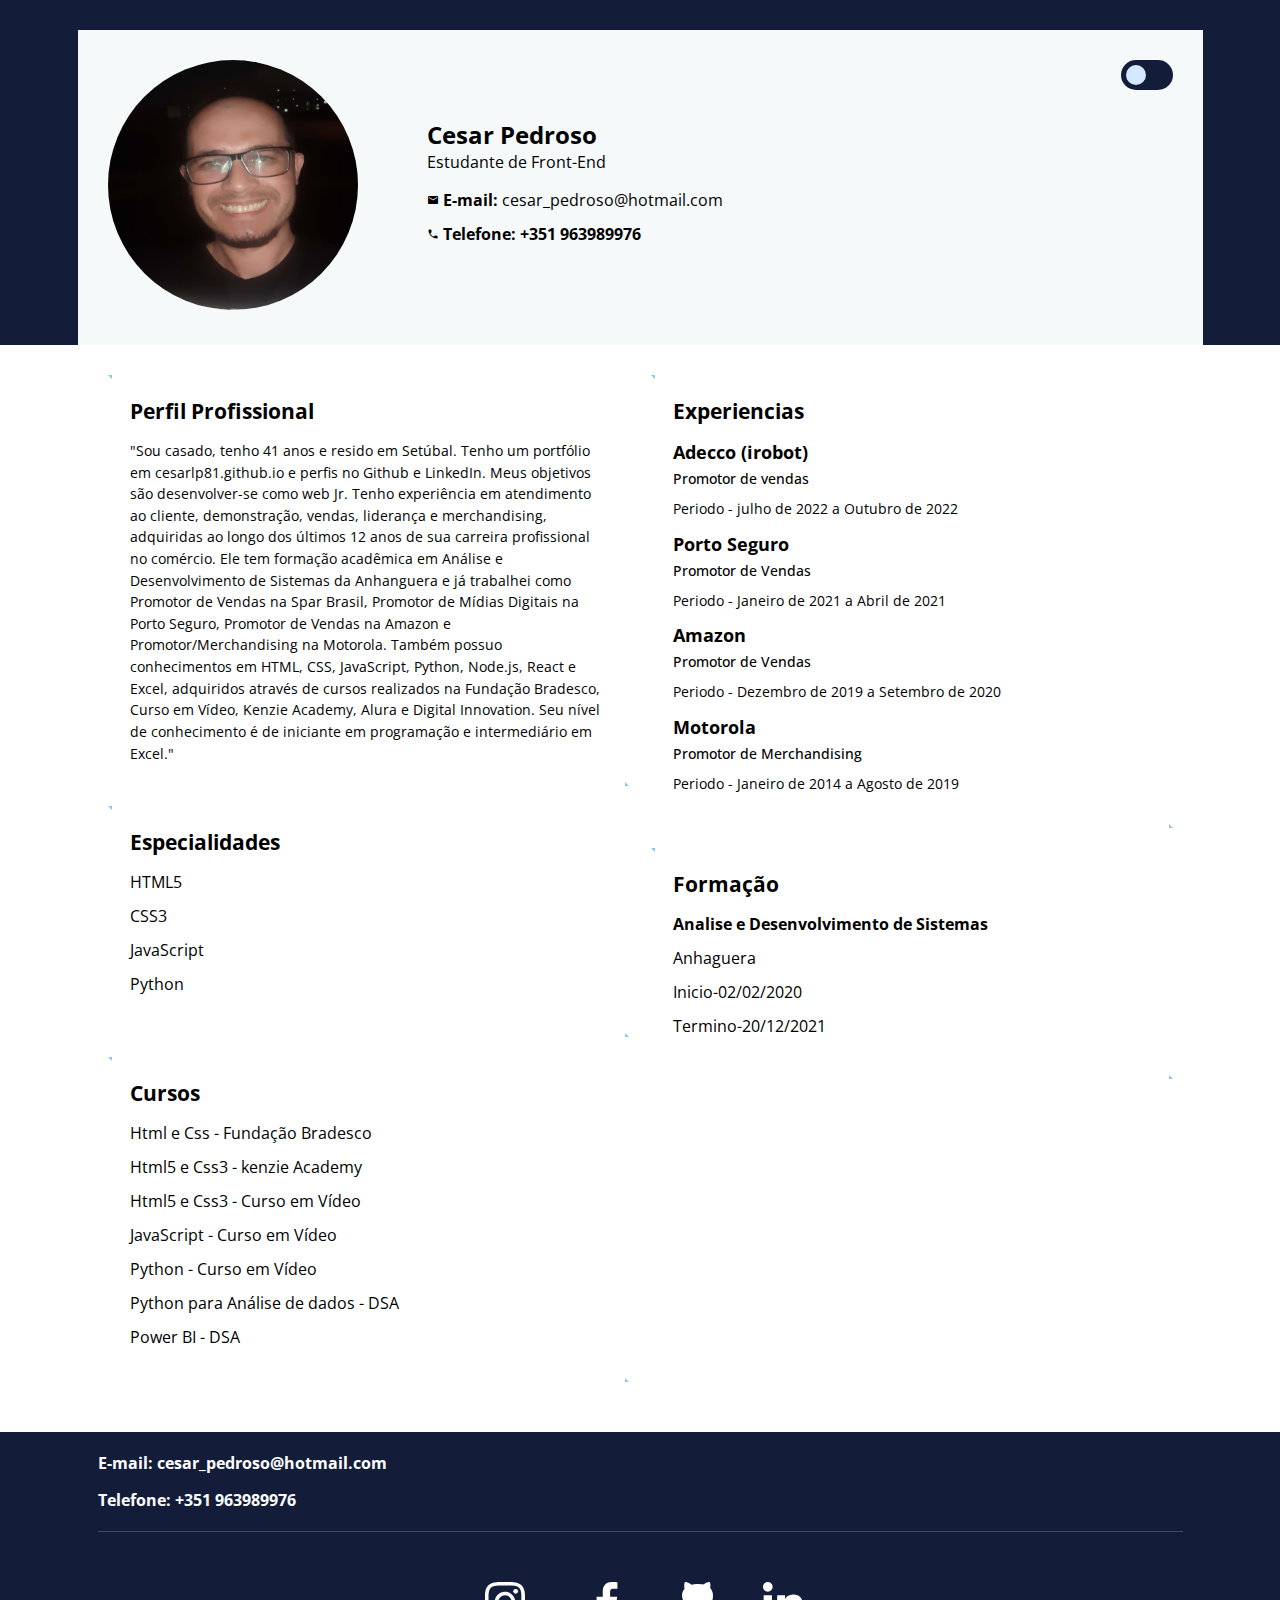
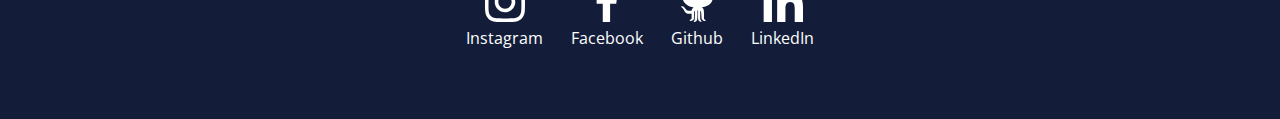
<file: index.html>
<!DOCTYPE html>
<html lang="pt-br">
<head>
        <meta charset="UTF-8">
        <meta http-equiv="X-UA-Compatible" content="IE=edge">
        <meta name="viewport" content="width=device-width, initial-scale=1.0">
       
        <title>Meu Portfolio</title>
        <link href="https://fonts.googleapis.com/icon?family=Material+Icons" rel="stylesheet">
        <link rel="preconnect" href="https://fonts.gstatic.com">
        <link href="https://fonts.googleapis.com/css2?family=Open+Sans:wght@300;400;600;700;800&display=swap" rel="stylesheet">

        <link rel="stylesheet" type="text/css" href="style/style.css">
    </head>

    <body>

       
        <input type="checkbox" id="ativar-dark" class="ativar ativar-dark" />
        <div class="dark-mode">

            <header>
                
                <div class="container">
                    
                        <label for="ativar-dark"><span></span></label>
                   
                    <div class="linha">

                        <!--caixa foto de perfil-->
                        <div class="coluna coluna-esquerda" >
                            <figure >
                                <img src="image/cesar.jpg" alt="Cesar Pedroso" >
                                <figcaption class="hidden">Cesar Pedroso</figcaption>
                            </figure>
                        </div>

                        <!--Informações pessoais-->
                        
                        <div class="coluna coluna-direita">

                            <h1>Cesar Pedroso</h1>
                            <p>Estudante de Front-End</p>
                                
                            <ul>
                                <li>
                                    <i class="material-icons">
                                        mail
                                    </i>
                                    <a href="mailto:cesar_pedroso@hotmail.com"><b>E-mail:</b> cesar_pedroso@hotmail.com</a>
                                </li>
                                <li>
                                    <i class="material-icons">
                                        call
                                    </i>
                                    <a href="https://api.whatsapp.com/send?phone=%20+351%20963%20989%20976&text=Texto%20aqui"><strong>Telefone: +351 963989976</strong></a>
                                </li>
                                
                            </ul>
                        </div>
                    </div>
                </div>
            </header>

        
            <main>

                <div class="container">

                    <div class="linha">
                            <!--lado esquerdo-->
                        <div class="coluna coluna-esquerda">

                            <section>
                                <span class="topo-direita"></span>
                                <h2>Perfil Profissional</h2>
                                <p>"Sou casado, tenho 41 anos e resido em Setúbal. Tenho um     portfólio em cesarlp81.github.io e perfis no Github e LinkedIn.

                                    Meus objetivos são desenvolver-se como web Jr. Tenho experiência em atendimento ao cliente, demonstração, vendas, liderança e merchandising, adquiridas ao longo dos últimos 12 anos de sua carreira profissional no comércio. Ele tem formação acadêmica em Análise e Desenvolvimento de Sistemas da Anhanguera e já trabalhei como Promotor de Vendas na Spar Brasil, Promotor de Mídias Digitais na Porto Seguro, Promotor de Vendas na Amazon e Promotor/Merchandising na Motorola.
                                    
                                    Também possuo conhecimentos em HTML, CSS, JavaScript, Python, Node.js, React e Excel, adquiridos através de cursos realizados na Fundação Bradesco, Curso em Vídeo, Kenzie Academy, Alura e Digital Innovation. Seu nível de conhecimento é de iniciante em programação e intermediário em Excel."</p>
                                <span class="baixo-esquerda"></span>
                            </section>
                        
                        
                            <section>
                                <span class="topo-direita"></span>
                                <h2>Especialidades</h2>
                                <ul>
                                    <li>HTML5</li>
                                    <li>CSS3</li>
                                    <li>JavaScript</li>
                                    <li>Python</li>
                                </ul>
                                <span class="baixo-esquerda"></span>
                            </section>
                    
                            <section>
                                <span class="topo-direita"></span>
                                <h2>Cursos</h2>
                                <ul>
                                    <li>Html e Css - Fundação Bradesco</li>
                                    <li>Html5 e Css3 - kenzie Academy</li>
                                    <li>Html5 e Css3 - Curso em Vídeo</li>
                                    <li>JavaScript - Curso em Vídeo</li>
                                    <li>Python - Curso em Vídeo</li>
                                    <li>Python para Análise de dados - DSA</li>
                                    <li>Power BI - DSA</li>
                                </ul>
                                <span class="baixo-esquerda"></span>
                            </section>
                        </div>

                    <!--lado direito-->
                        <div class="coluna coluna-direita">

                            <section>
                                <span class="topo-direita"></span>
                                <h2>Experiencias</h2>
                                <ul>
                                    <li>
                                        <h3>Adecco (irobot)</h3>
                                        <strong>Promotor de vendas</strong>
                                        <p>Periodo - julho de 2022 a Outubro de 2022</p>
                                    </li>
                                    <li>
                                        

                                        <h3>Porto Seguro</h3>
                                        <strong>Promotor de Vendas</strong>
                                        <p>Periodo - Janeiro de 2021 a Abril de 2021 </p>
                                        </li>
                                    <li>
                                        <h3>Amazon</h3>
                                        <strong>Promotor de Vendas</strong>
                                        <p>Periodo - Dezembro de 2019 a Setembro de 2020 </p>
                                        </li>
                                    <li>
                                        <h3>Motorola</h3>
                                        <strong>Promotor de Merchandising</strong>
                                        <p>Periodo - Janeiro de 2014 a Agosto de 2019 </p>
                                    </li>
                                </ul>
                                <span class="baixo-esquerda"></span>
                            </section>

                            <section>
                                <span class="topo-direita"></span>

                                <h2>Formação</h2>
                                <ul>
                                    <li><h4>Analise e Desenvolvimento de Sistemas</h4></li>

                                    
                                      <li>  Anhaguera </li> 
                                        <li>Inicio-02/02/2020</li> 
                                        <li>Termino-20/12/2021</li>
                                    
                                </ul>
                                <span class="baixo-esquerda"></span>
                            </section>
                        </div>
                    </div>
                </div>
            
            </main>

            <footer>
                <div class="container">
                    <nav>
                        <ul class="info-contato">
                            <li>
                                <a href="mailto:cesar_pedroso@hotmail.com"><strong>E-mail: cesar_pedroso@hotmail.com</strong></a>
                            </li>
                            <li>
                                <a href="https://api.whatsapp.com/send?phone=%20+351%20963%20989%20976&text=Texto%20aqui"><strong>Telefone: +351 963989976</strong></a>
                            </li>
                            
                        </ul>
                    </nav>   
                    <nav> 
                        <ul class="redes-sociais">
                            <li>
                                <a href="https://www.instagram.com/cesar_meuportoseguro"><img src="image/instagram.svg" alt="Instagram">
                                <p>Instagram</p>
                                </a>
                            </li>
                            <li>
                                <a href="https://www.facebook.com/cesarluizpedroso.luiz"><img src="image/facebook-app-symbol.svg" alt="Facebook">
                                <p>Facebook</p>
                                </a>
                            </li>
                            <li>
                                <a href="https://github.com/cesarlp81"><img src="image/github-big-logo.svg" alt="Github">
                                <p>Github</p>
                                </a>
                            </li>
                            <li>
                                <a href="https://www.linkedin.com/in/cesarpedroso/"><img src="image/linkedin.svg" alt="Linkedin">
                                <p>LinkedIn</p>
                                </a>
                            </li>
                        </ul>
                    </nav>
                </div>
            </footer>

        </div>
        
    </body>
</html>
</file>
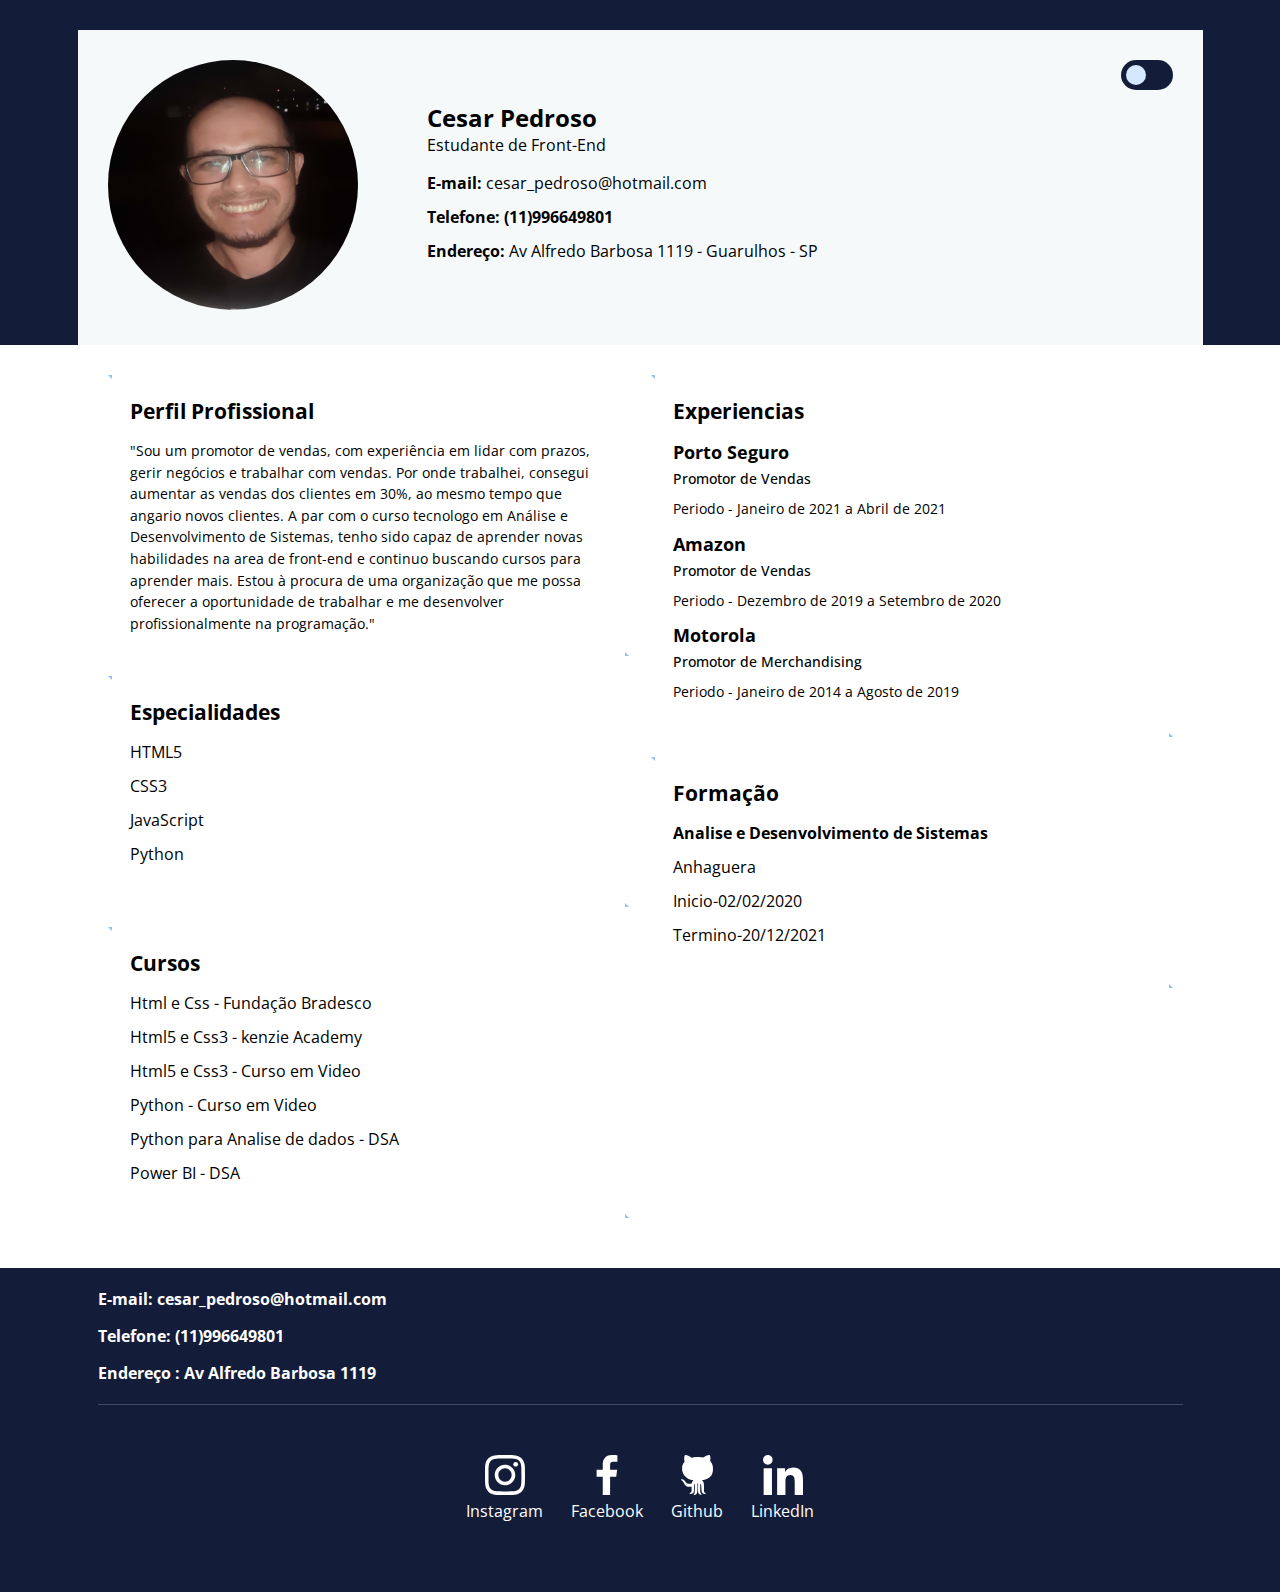
<file: portfolio.html>
<!DOCTYPE html>
<html lang="pt-br">
<head>
        <meta charset="UTF-8">
        <meta http-equiv="X-UA-Compatible" content="IE=edge">
        <meta name="viewport" content="width=device-width, initial-scale=1.0">
       
        <title>Meu Portfolio</title>
        <link rel="preconnect" href="https://fonts.gstatic.com">
        <link href="https://fonts.googleapis.com/css2?family=Open+Sans:wght@300;400;600;700;800&display=swap" rel="stylesheet">

        <link rel="stylesheet" type="text/css" href="style/style.css">
    </head>

    <body>

       
        <input type="checkbox" id="ativar-dark" class="ativar ativar-dark" />
        <div class="dark-mode">

            <header>
                
                <div class="container">
                    
                        <label for="ativar-dark"><span></span></label>
                   
                    <div class="linha">

                        <!--caixa foto de perfil-->
                        <div class="coluna coluna-esquerda" >
                            <figure >
                                <img src="image/cesar.jpg" alt="Cesar Pedroso" >
                                <figcaption class="hidden">Cesar Pedroso</figcaption>
                            </figure>
                        </div>

                        <!--Informações pessoais-->
                        
                        <div class="coluna coluna-direita">

                            <h1>Cesar Pedroso</h1>
                            <p>Estudante de Front-End</p>
                                
                            <ul>
                                <li>
                                    <a href="mailto:cesar_pedroso@hotmail.com"><b>E-mail:</b> cesar_pedroso@hotmail.com</a>
                                </li>
                                <li>
                                    <a href="https://api.whatsapp.com/send?phone=551199664-9801&text=Texto%20aqui"><strong>Telefone: (11)996649801</strong></a>
                                </li>
                                <li>
                                    <a href="#"><b>Endereço:</b> Av Alfredo Barbosa 1119 - Guarulhos - SP</a>
                                </li>
                            </ul>
                        </div>
                    </div>
                </div>
            </header>

        
            <main>

                <div class="container">

                    <div class="linha">
                            <!--lado esquerdo-->
                        <div class="coluna coluna-esquerda">

                            <section>
                                <span class="topo-direita"></span>
                                <h2>Perfil Profissional</h2>
                                <p>"Sou um promotor de vendas, com experiência em lidar com prazos, gerir negócios e trabalhar com vendas. Por onde trabalhei, consegui aumentar as vendas dos clientes em 30%, ao mesmo tempo que angario novos clientes. A par com o curso tecnologo em Análise e Desenvolvimento de Sistemas, tenho sido capaz de aprender novas habilidades na area de front-end e continuo buscando cursos para aprender mais. Estou à procura de uma organização que me possa oferecer a oportunidade de trabalhar e me desenvolver profissionalmente na programação."</p>
                                <span class="baixo-esquerda"></span>
                            </section>
                        
                        
                            <section>
                                <span class="topo-direita"></span>
                                <h2>Especialidades</h2>
                                <ul>
                                    <li>HTML5</li>
                                    <li>CSS3</li>
                                    <li>JavaScript</li>
                                    <li>Python</li>
                                </ul>
                                <span class="baixo-esquerda"></span>
                            </section>
                    
                            <section>
                                <span class="topo-direita"></span>
                                <h2>Cursos</h2>
                                <ul>
                                    <li>Html e Css - Fundação Bradesco</li>
                                    <li>Html5 e Css3 - kenzie Academy</li>
                                    <li>Html5 e Css3 - Curso em Video</li>
                                    <li>Python - Curso em Video</li>
                                    <li>Python para Analise de dados - DSA</li>
                                    <li>Power BI - DSA</li>
                                </ul>
                                <span class="baixo-esquerda"></span>
                            </section>
                        </div>

                    <!--lado direito-->
                        <div class="coluna coluna-direita">

                            <section>
                                <span class="topo-direita"></span>
                                <h2>Experiencias</h2>
                                <ul>
                                    <li>
                                        <h3>Porto Seguro</h3>
                                        <strong>Promotor de Vendas</strong>
                                        <p>Periodo - Janeiro de 2021 a Abril de 2021 </p>
                                        </li>
                                    <li>
                                        <h3>Amazon</h3>
                                        <strong>Promotor de Vendas</strong>
                                        <p>Periodo - Dezembro de 2019 a Setembro de 2020 </p>
                                        </li>
                                    <li>
                                        <h3>Motorola</h3>
                                        <strong>Promotor de Merchandising</strong>
                                        <p>Periodo - Janeiro de 2014 a Agosto de 2019 </p>
                                    </li>
                                </ul>
                                <span class="baixo-esquerda"></span>
                            </section>

                            <section>
                                <span class="topo-direita"></span>

                                <h2>Formação</h2>
                                <ul>
                                    <li><h4>Analise e Desenvolvimento de Sistemas</h4></li>

                                    
                                      <li>  Anhaguera </li> 
                                        <li>Inicio-02/02/2020</li> 
                                        <li>Termino-20/12/2021</li>
                                    
                                </ul>
                                <span class="baixo-esquerda"></span>
                            </section>
                        </div>
                    </div>
                </div>
            
            </main>

            <footer>
                <div class="container">
                    <nav>
                        <ul class="info-contato">
                            <li>
                                <a href="mailto:cesar_pedroso@hotmail.com"><strong>E-mail: cesar_pedroso@hotmail.com</strong></a>
                            </li>
                            <li>
                                <a href="https://api.whatsapp.com/send?phone=551199664-9801&text=Texto%20aqui"><strong>Telefone: (11)996649801</strong></a>
                            </li>
                            <li>
                                <a href="#"><strong>Endereço : Av Alfredo Barbosa 1119</strong></a>
                            </li>
                        </ul>
                    </nav>   
                    <nav> 
                        <ul class="redes-sociais">
                            <li>
                                <a href="https://www.instagram.com/cesar_meuportoseguro"><img src="image/instagram.svg" alt="Instagram">
                                <p>Instagram</p>
                                </a>
                            </li>
                            <li>
                                <a href="https://www.facebook.com/cesarluizpedroso.luiz"><img src="image/facebook-app-symbol.svg" alt="Facebook">
                                <p>Facebook</p>
                                </a>
                            </li>
                            <li>
                                <a href="https://github.com/cesarlp81"><img src="image/github-big-logo.svg" alt="Github">
                                <p>Github</p>
                                </a>
                            </li>
                            <li>
                                <a href="https://www.linkedin.com/in/cesarpedroso/"><img src="image/linkedin.svg" alt="Linkedin">
                                <p>LinkedIn</p>
                                </a>
                            </li>
                        </ul>
                    </nav>
                </div>
            </footer>

        </div>
        
    </body>
</html>
</file>
<file: style/style.css>
/* ESTILOS GERAIS */
html, body, figure, img, div, input, textarea, p, h1, h2, h3, h4, h5, h6, ul, li, a, main{
    margin: 0;
    padding: 0;
    box-sizing: border-box;
    list-style: none;
    text-decoration: none;
}

.coluna{
    flex-basis: 49%;
}

:root{
    --corBackgroundPrimaria: #131d3a;
    --corBackgroundSecundaria: #131d3a;
    --corBackgroundDark:#0e0e0e;
    --corTextPrimaria:#000000;
    --corTextoSecudaria:#000;

}

.hidden{
    display: none;
}


/* BODY */
body{
    font-family: 'Open Sans', sans-serif;
}


/* HEADER */
header{
    background-color: var(--corBackgroundPrimaria);
    padding: 30px 30px 0;
}
header .container{
    background-color: rgb(246, 249, 250);
}
header .linha{
    align-items: center;
}
header .coluna-esquerda{
    flex-basis: 30%;
}
header .coluna-direita{
    flex-basis: 60%;
    text-align: center;
}

header .coluna img{
    max-width: 100%;
}
header .coluna h1{
    font-size: 1.5rem;
    color:var(--corTextoSecudaria);
}
header .coluna p{
    font-size: 1rem;
    color:var(--corTextPrimaria);
}
header .coluna ul{
    margin: 16px 0 0;
}
header .coluna ul li{
    margin: 0 0 12px;
}
header .coluna ul li a{
    font-size: 1rem;
    color:var(--corTextoSecudaria);
}


/* FOOTER */
footer{
    background-color:var(--corBackgroundSecundaria);
}
footer .container{
    padding: 20px;
}
footer nav ul li a{
    color: rgb(255, 255, 255);
}

footer nav .info-contato li{
    margin: 0 0 15px;
}

footer nav .redes-sociais{
    border-top: 1px solid rgb(255 255 255 / 20%);
    margin: 20px 0 50px;
    padding: 50px 0 0;
    text-align: center;
}
footer nav .redes-sociais li{
    margin: 15px 28px;
    text-align: center;
    display: inline-block;
}

footer nav .redes-sociais li a img{
    width: 40px;
    transition: .2s;
}
footer nav .redes-sociais li a:hover img{
    transform: scale(1.2) translateY(-10px);
}


/* PÁGINA INICIAL */
main .coluna{
    padding: 20px;
}
main .coluna section{
    border-bottom: 1px solid #6aabf0;
    margin: 0 0 20px;
    min-height: 187px;
    color:var(--corTextoSecudaria);
}

main .coluna section h2{
    font-size: 1.3rem;
    margin: 0 0 15px;
}
main .coluna section p{
    font-size: 0.9rem;
    color: var(--corTextPrimaria);
    line-height: 1.5;
}

.material-icons{
    font-size: 12px;
    color: black;
}

main .coluna section ul li{
    margin: 0 0 12px;
}
main .coluna section ul li h3{
    font-size: 1.1rem;
}
main .coluna section ul li strong{
    font-size: 0.9rem;
    font-weight: 500;
    margin: 5px 0 10px;
    display: inline-block;
}


/* EXTRAS */
.ativar-dark{
    width: 50px;
    height: 50px;
    display: none;
}
header .container{
    position: relative;
}
label{
    position: absolute;
    top: 30px;
    right: 30px;
    width: 52px;
    height: 30px;
    background-color:var(--corBackgroundSecundaria);
    border-radius: 20px;
    padding: 5px 5px;
    box-sizing: border-box;
    cursor: pointer;
}
label span{
    width: 20px;
    height: 20px;
    display: block;
    background-color: #d4e9ff;
    border-radius: 100%;
    transition: all ease .3s;
}

.ativar-dark:checked ~ .dark-mode i{
    color: rgb(255, 255, 255);
}

.ativar-dark:checked ~ .dark-mode label{
    background-color: #d4e9ff;
}
.ativar-dark:checked ~ .dark-mode label span{
    background-color: var(--corBackgroundSecundaria);
    /* margin-left: 21px; */
    transform: translateX(21px);
    transition: all ease .3s;
}

.ativar-dark:checked ~ .dark-mode{
    --corBackgroundPrimaria: #000;
    --corBackgroundSecundaria: #000;
    --corTextPrimaria:#fff;
    --corTextoSecudaria:#fff;
}

.ativar-dark:checked ~ .dark-mode header{
    background-color:var(--corBackgroundSecundaria) ;
}
.ativar-dark:checked ~ .dark-mode header .container{
    background-color:var(--corBackgroundDark) ;
}
.ativar-dark:checked ~ .dark-mode  .container{
    background-color:var(--corBackgroundDark) ;
}
.ativar-dark:checked ~ .dark-mode main{
    background-color:var(--corBackgroundSecundaria) ;
} 

@keyframes aumentarLargura{
    from{
        width: 0;
    }
    to{
        width: 100%;
    }
}

@keyframes aumentarAltura{
    from{
        height: 0;
    }
    to{
        height: 100%;
    }
}



/* @MEDIA */
@media only screen and (min-width: 768px){
    .linha{
        display: flex;
        flex-wrap: wrap;
        align-items: flex-start;
        justify-content: space-between;
    }
    footer nav .redes-sociais {
        display: flex;
        justify-content: center;
    }
    header{
        padding: 30px 0 0;
    }
    header .coluna img{
        max-width: 250px;
        border-radius: 100%;
    }

    .container{
        width: 100%;
        max-width: 1125px;
        margin: 0 auto;
        padding: 30px;
    }
    header .coluna-direita{
        text-align: left;
    }
    main .coluna section{
        /* border: 2px solid #d4e9ff; */
        border: 2px solid transparent;
        padding: 20px;
        position: relative;
    }
    main .coluna section span{
        position: absolute;
        display: block;
        width: 0;
        height: 0;
        border: 2px solid transparent;
    }
    main .coluna section .topo-direita{
        top: -2px;
        left: -2px;
        animation-name: aumentarLargura, aumentarAltura;
        animation-duration: 1s, 1s;
        animation-delay: 2s, 3s;
        animation-fill-mode: forwards;
        border-top-color: #91c0f2;
        border-right-color: #91c0f2;
    }
    main .coluna section .baixo-esquerda{
        bottom: -2px;
        right: -2px;
        animation-name: aumentarLargura, aumentarAltura;
        animation-duration: 1s, 1s;
        animation-delay: 4s, 5s;
        animation-fill-mode: forwards;
        border-bottom-color: #91c0f2;
        border-left-color: #91c0f2;
    }
    main .coluna{
        padding: 0;
    }
    footer nav .redes-sociais li{
        margin: 0  14px;
        text-align: center;
        display: initial;
    }
    
}

@media only screen and (min-width: 991px){

    header .coluna-direita{
        flex-basis: 70%;
    }
}
</file>
